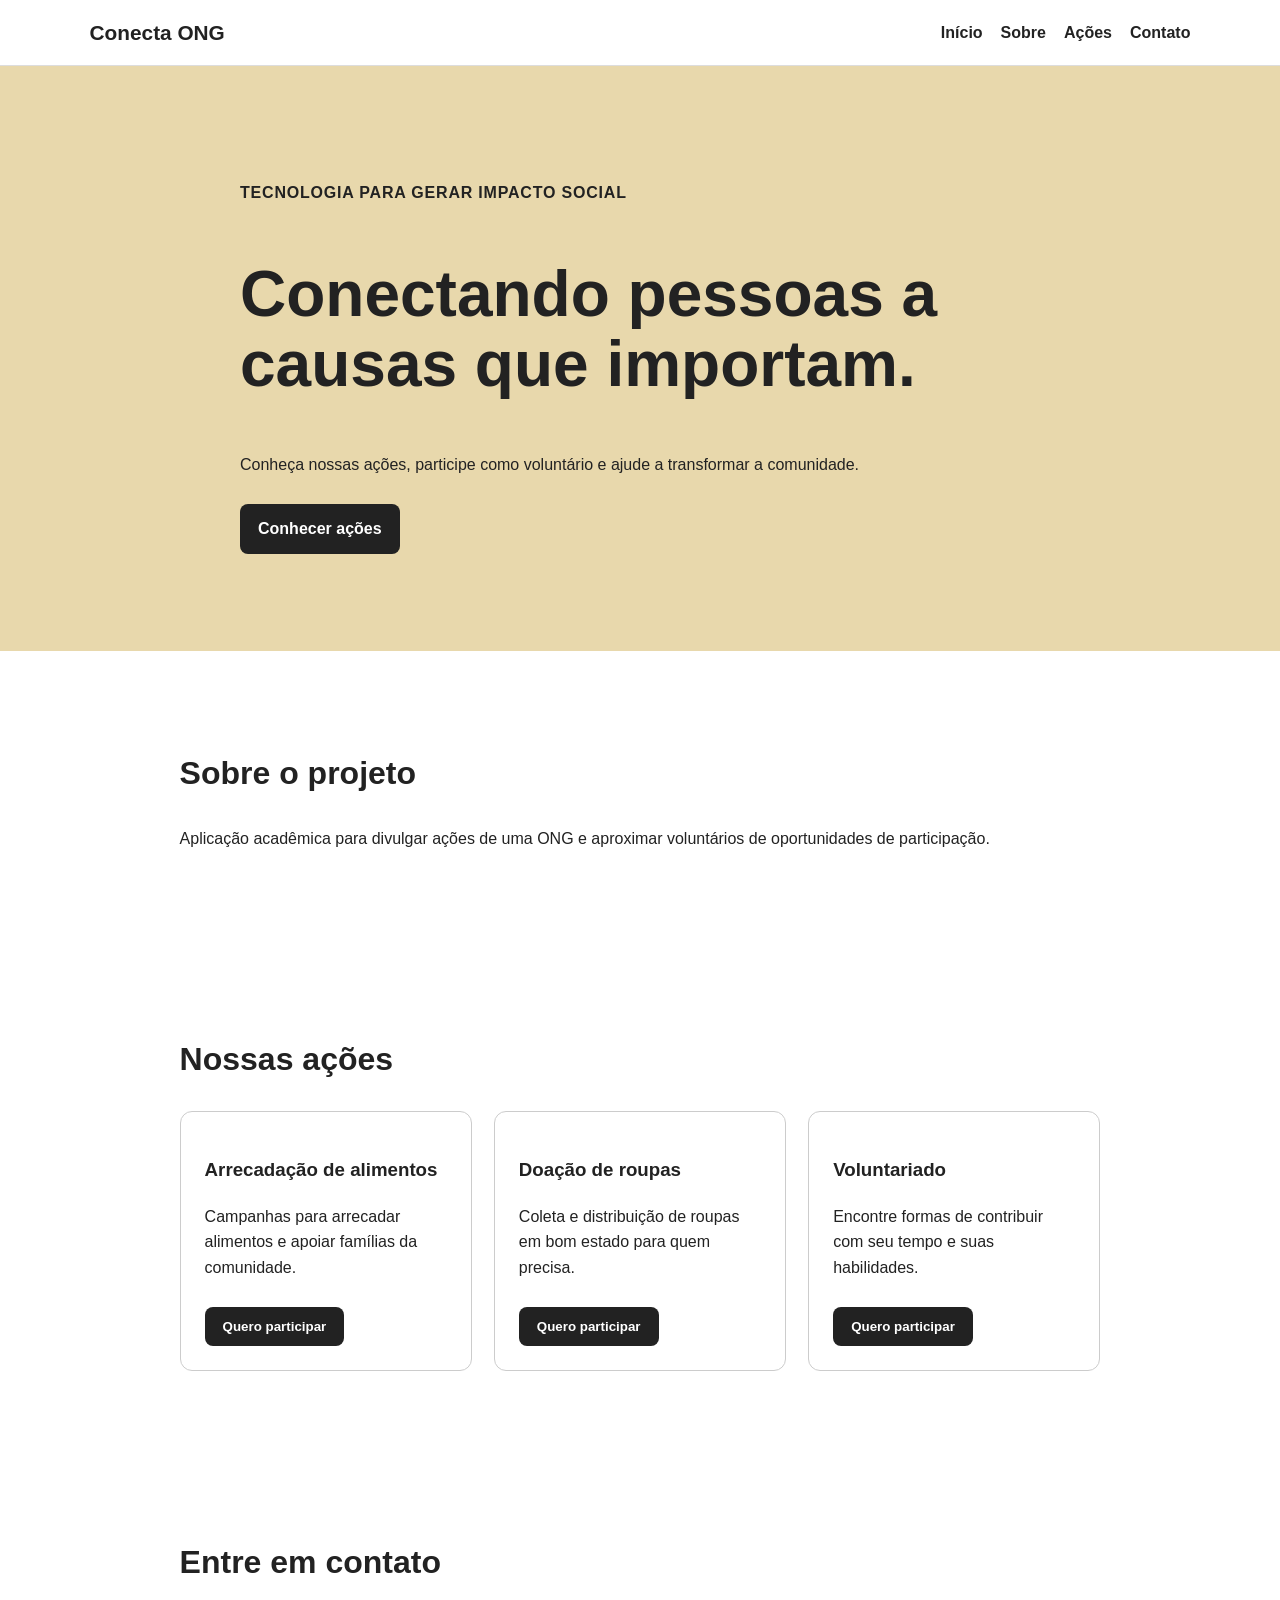
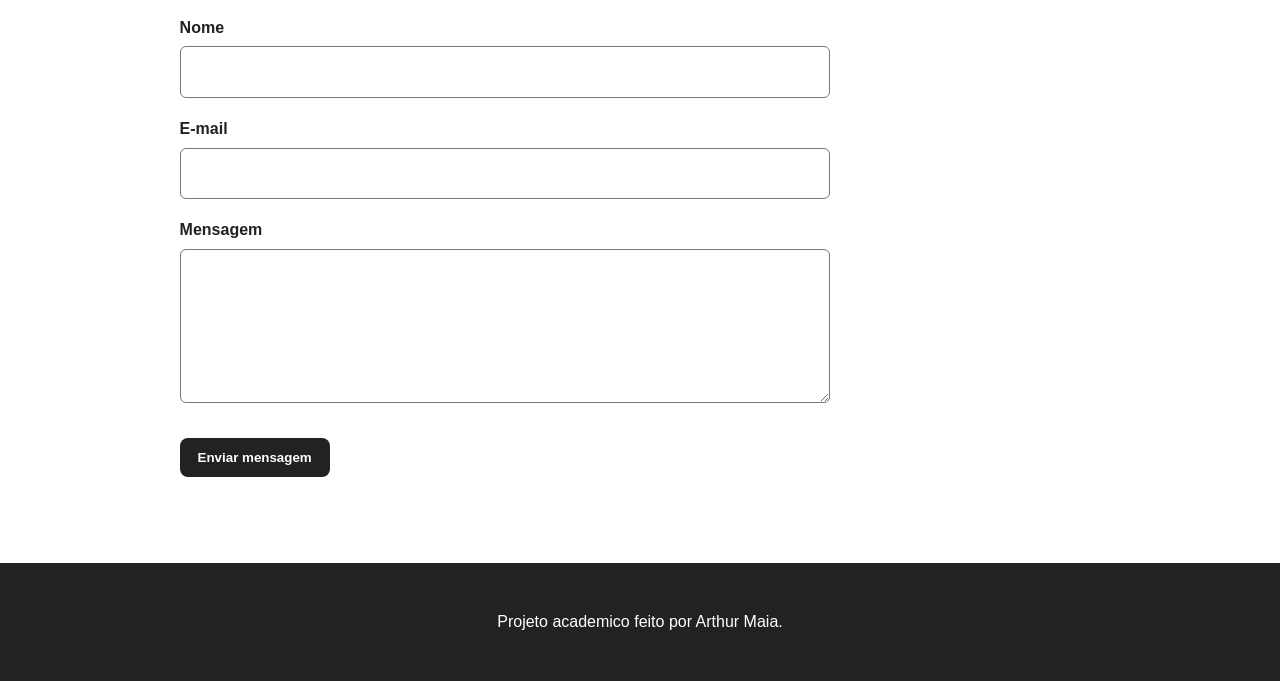
<file: projeto faculdade/index.html>
<!DOCTYPE html>
<html lang="pt-BR">
<head>
<meta charset="UTF-8"><meta name="viewport" content="width=device-width, initial-scale=1.0">
<meta name="description" content="Projeto acadêmico de uma ONG para ações sociais e voluntariado.">
<title>Conecta ONG</title><link rel="stylesheet" href="css/style.css">
</head>
<body>
<header class="header">
<a class="logo" href="#inicio" aria-label="Conecta ONG - início">Conecta ONG</a>
<nav aria-label="Navegação principal"><a href="#inicio">Início</a><a href="#sobre">Sobre</a><a href="#acoes">Ações</a><a href="#contato">Contato</a></nav>
</header>
<main id="inicio">
<section class="hero" aria-labelledby="titulo"><div><p class="tag">Tecnologia para gerar impacto social</p><h1 id="titulo">Conectando pessoas a causas que importam.</h1><p>Conheça nossas ações, participe como voluntário e ajude a transformar a comunidade.</p><a class="button" href="#acoes">Conhecer ações</a></div></section>
<section id="sobre" class="section" aria-labelledby="sobre-titulo"><h2 id="sobre-titulo">Sobre o projeto</h2><p>Aplicação acadêmica para divulgar ações de uma ONG e aproximar voluntários de oportunidades de participação.</p></section>
<section id="acoes" class="section" aria-labelledby="acoes-titulo"><h2 id="acoes-titulo">Nossas ações</h2><div class="cards">
<article class="card"><h3>Arrecadação de alimentos</h3><p>Campanhas para arrecadar alimentos e apoiar famílias da comunidade.</p><button type="button" class="action-button" data-action="Arrecadação de alimentos">Quero participar</button></article>
<article class="card"><h3>Doação de roupas</h3><p>Coleta e distribuição de roupas em bom estado para quem precisa.</p><button type="button" class="action-button" data-action="Doação de roupas">Quero participar</button></article>
<article class="card"><h3>Voluntariado</h3><p>Encontre formas de contribuir com seu tempo e suas habilidades.</p><button type="button" class="action-button" data-action="Voluntariado">Quero participar</button></article>
</div></section>
<section id="contato" class="section" aria-labelledby="contato-titulo"><h2 id="contato-titulo">Entre em contato</h2>
<form id="contactForm" novalidate><div class="field"><label for="nome">Nome</label><input id="nome" name="nome" type="text" required></div><div class="field"><label for="email">E-mail</label><input id="email" name="email" type="email" required></div><div class="field"><label for="mensagem">Mensagem</label><textarea id="mensagem" name="mensagem" rows="5" required></textarea></div><button class="button" type="submit">Enviar mensagem</button><p id="formFeedback" class="feedback" role="status" aria-live="polite"></p></form></section>
</main>
<div id="toast" class="toast" role="status" aria-live="polite" aria-hidden="true"></div>
<footer class="footer"><p> Projeto academico feito por Arthur Maia.</p></footer>
<script src="js/script.js"></script>
</body></html>
</file>
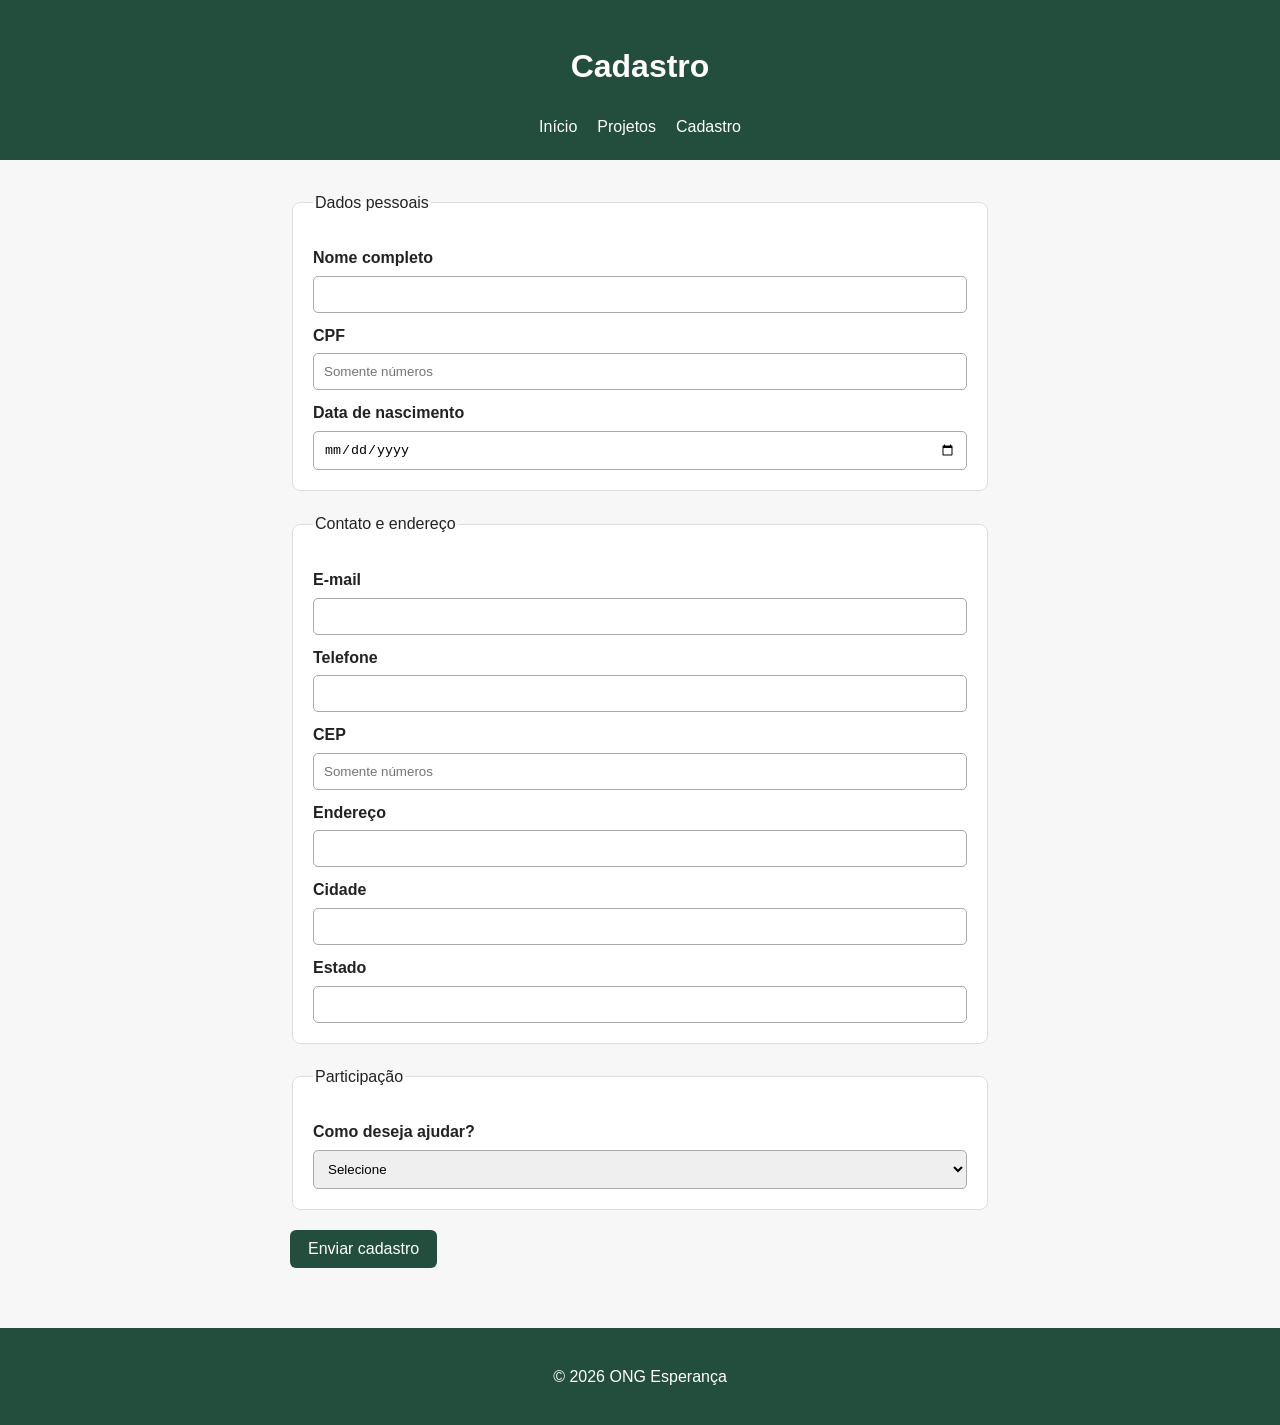
<file: projeto ong/html/cadastro.html>
<!DOCTYPE html><html lang="pt-BR"><head><meta charset="UTF-8"><meta name="viewport" content="width=device-width, initial-scale=1.0"><title>Cadastro - ONG Esperança</title><link rel="stylesheet" href="../css/style.css"></head>
<body><header><h1>Cadastro</h1><nav><a href="index.html">Início</a><a href="projetos.html">Projetos</a><a href="cadastro.html">Cadastro</a></nav></header>
<main><form action="#" method="post">
<fieldset><legend>Dados pessoais</legend><label for="nome">Nome completo</label><input id="nome" name="nome" type="text" required><label for="cpf">CPF</label><input id="cpf" name="cpf" type="text" inputmode="numeric" pattern="[0-9]{11}" placeholder="Somente números" required><label for="nascimento">Data de nascimento</label><input id="nascimento" name="nascimento" type="date" required></fieldset>
<fieldset><legend>Contato e endereço</legend><label for="email">E-mail</label><input id="email" name="email" type="email" required><label for="telefone">Telefone</label><input id="telefone" name="telefone" type="tel" pattern="[0-9]{10,11}" required><label for="cep">CEP</label><input id="cep" name="cep" type="text" inputmode="numeric" pattern="[0-9]{8}" placeholder="Somente números" required><label for="endereco">Endereço</label><input id="endereco" name="endereco" type="text" required><label for="cidade">Cidade</label><input id="cidade" name="cidade" type="text" required><label for="estado">Estado</label><input id="estado" name="estado" type="text" maxlength="2" required></fieldset>
<fieldset><legend>Participação</legend><label for="tipo">Como deseja ajudar?</label><select id="tipo" name="tipo" required><option value="">Selecione</option><option>Doação</option><option>Voluntariado</option></select></fieldset><button type="submit">Enviar cadastro</button></form></main><footer><p>&copy; 2026 ONG Esperança</p></footer></body></html>
</file>
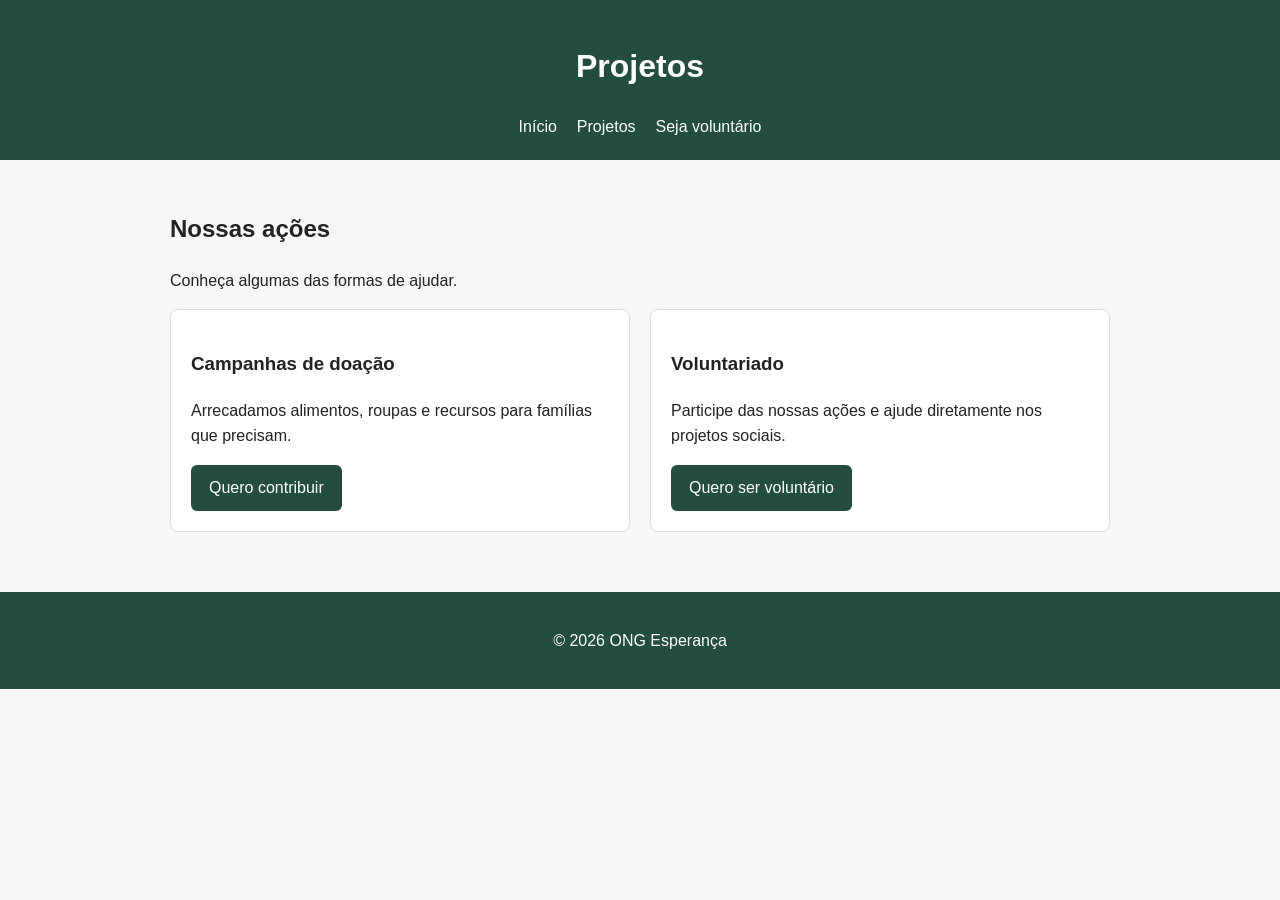
<file: projeto ong/html/projetos.html>
<!DOCTYPE html>
<html lang="pt-BR"><head><meta charset="UTF-8"><meta name="viewport" content="width=device-width, initial-scale=1.0"><title>Projetos - ONG Esperança</title><link rel="stylesheet" href="../css/style.css"></head>
<body><header><h1>Projetos</h1><nav><a href="index.html">Início</a><a href="projetos.html">Projetos</a><a href="cadastro.html">Seja voluntário</a></nav></header>
<main><section><h2>Nossas ações</h2><p>Conheça algumas das formas de ajudar.</p></section>
<section class="cards"><article><h3>Campanhas de doação</h3><p>Arrecadamos alimentos, roupas e recursos para famílias que precisam.</p><a class="btn" href="cadastro.html">Quero contribuir</a></article><article><h3>Voluntariado</h3><p>Participe das nossas ações e ajude diretamente nos projetos sociais.</p><a class="btn" href="cadastro.html">Quero ser voluntário</a></article></section></main>
<footer><p>&copy; 2026 ONG Esperança</p></footer></body></html>
</file>
<file: projeto faculdade/css/style.css>
* {
    box-sizing: border-box;
}

html {
    scroll-behavior: smooth;
}

body {
    margin: 0;
    font-family: Arial, sans-serif;
    color: #222;
    background: #fff;
    line-height: 1.6;
}

a {
    color: inherit;
}

.header {
    position: sticky;
    top: 0;
    z-index: 10;
    display: flex;
    justify-content: space-between;
    align-items: center;
    gap: 20px;
    padding: 16px 7%;
    background: #fff;
    border-bottom: 1px solid #ddd;
}

.logo {
    font-size: 1.3rem;
    font-weight: 700;
    text-decoration: none;
}

nav {
    display: flex;
    flex-wrap: wrap;
    gap: 18px;
}

nav a {
    text-decoration: none;
    font-weight: 600;
}

a:focus-visible,
button:focus-visible,
input:focus-visible,
textarea:focus-visible {
    outline: 3px solid #005fcc;
    outline-offset: 3px;
}

.hero {
    min-height: 65vh;
    display: grid;
    place-items: center;
    padding: 70px 7%;
    background: #e8d8ac;
}

.hero > div {
    max-width: 800px;
}

.tag {
    font-weight: 700;
    text-transform: uppercase;
    letter-spacing: 0.05em;
}

h1 {
    font-size: clamp(2rem, 5vw, 4rem);
    line-height: 1.1;
}

h2 {
    font-size: 2rem;
}

.section {
    max-width: 1100px;
    margin: auto;
    padding: 70px 7%;
}

.cards {
    display: grid;
    grid-template-columns: repeat(3, 1fr);
    gap: 22px;
}

.card {
    padding: 24px;
    border: 1px solid #ccc;
    border-radius: 12px;
    background: #fff;
}

.button,
.action-button {
    display: inline-block;
    border: 0;
    border-radius: 8px;
    padding: 12px 18px;
    margin-top: 10px;
    background: #222;
    color: #fff;
    font-weight: 700;
    cursor: pointer;
    text-decoration: none;
}

.button:hover,
.action-button:hover {
    opacity: 0.85;
}

form {
    max-width: 650px;
}

.field {
    margin-bottom: 18px;
}

label {
    display: block;
    margin-bottom: 6px;
    font-weight: 700;
}

input,
textarea {
    width: 100%;
    padding: 12px;
    border: 1px solid #777;
    border-radius: 6px;
    font: inherit;
}

.feedback {
    font-weight: 700;
}

.toast {
    position: fixed;
    right: 20px;
    bottom: 20px;
    max-width: 320px;
    padding: 14px 18px;
    border-radius: 8px;
    background: #222;
    color: #fff;
    opacity: 0;
    transform: translateY(15px);
    transition: 0.2s;
    pointer-events: none;
}

.toast.show {
    opacity: 1;
    transform: translateY(0);
}

.footer {
    padding: 30px 7%;
    text-align: center;
    background: #222;
    color: #fff;
}

@media (max-width: 900px) {
    .cards {
        grid-template-columns: 1fr 1fr;
    }
}

@media (max-width: 600px) {
    .header {
        align-items: flex-start;
        flex-direction: column;
    }

    nav {
        gap: 10px;
    }

    .cards {
        grid-template-columns: 1fr;
    }

    .hero {
        min-height: 55vh;
    }
}
</file>
<file: projeto ong/css/style.css>
*{box-sizing:border-box}body{margin:0;font-family:Arial,sans-serif;line-height:1.6;color:#222;background:#f7f7f7}header,footer{background:#234d3c;color:white;padding:20px;text-align:center}nav a{color:white;text-decoration:none;margin:0 10px}main{max-width:1000px;margin:auto;padding:30px}.hero{padding:50px 20px;text-align:center;background:#e8d8ac;border-radius:12px}.btn,button{display:inline-block;background:#234d3c;color:white;padding:10px 18px;border:0;border-radius:6px;text-decoration:none;cursor:pointer}.cards{display:grid;grid-template-columns:repeat(auto-fit,minmax(250px,1fr));gap:20px}article,form fieldset{background:white;padding:20px;border:1px solid #ddd;border-radius:8px}img{max-width:100%;height:auto;border-radius:8px}form{max-width:700px;margin:auto}fieldset{margin-bottom:20px}label{display:block;margin-top:10px;font-weight:bold}input,select{width:100%;padding:10px;margin-top:5px;border:1px solid #aaa;border-radius:5px}button{font-size:16px}footer{margin-top:30px}
</file>
